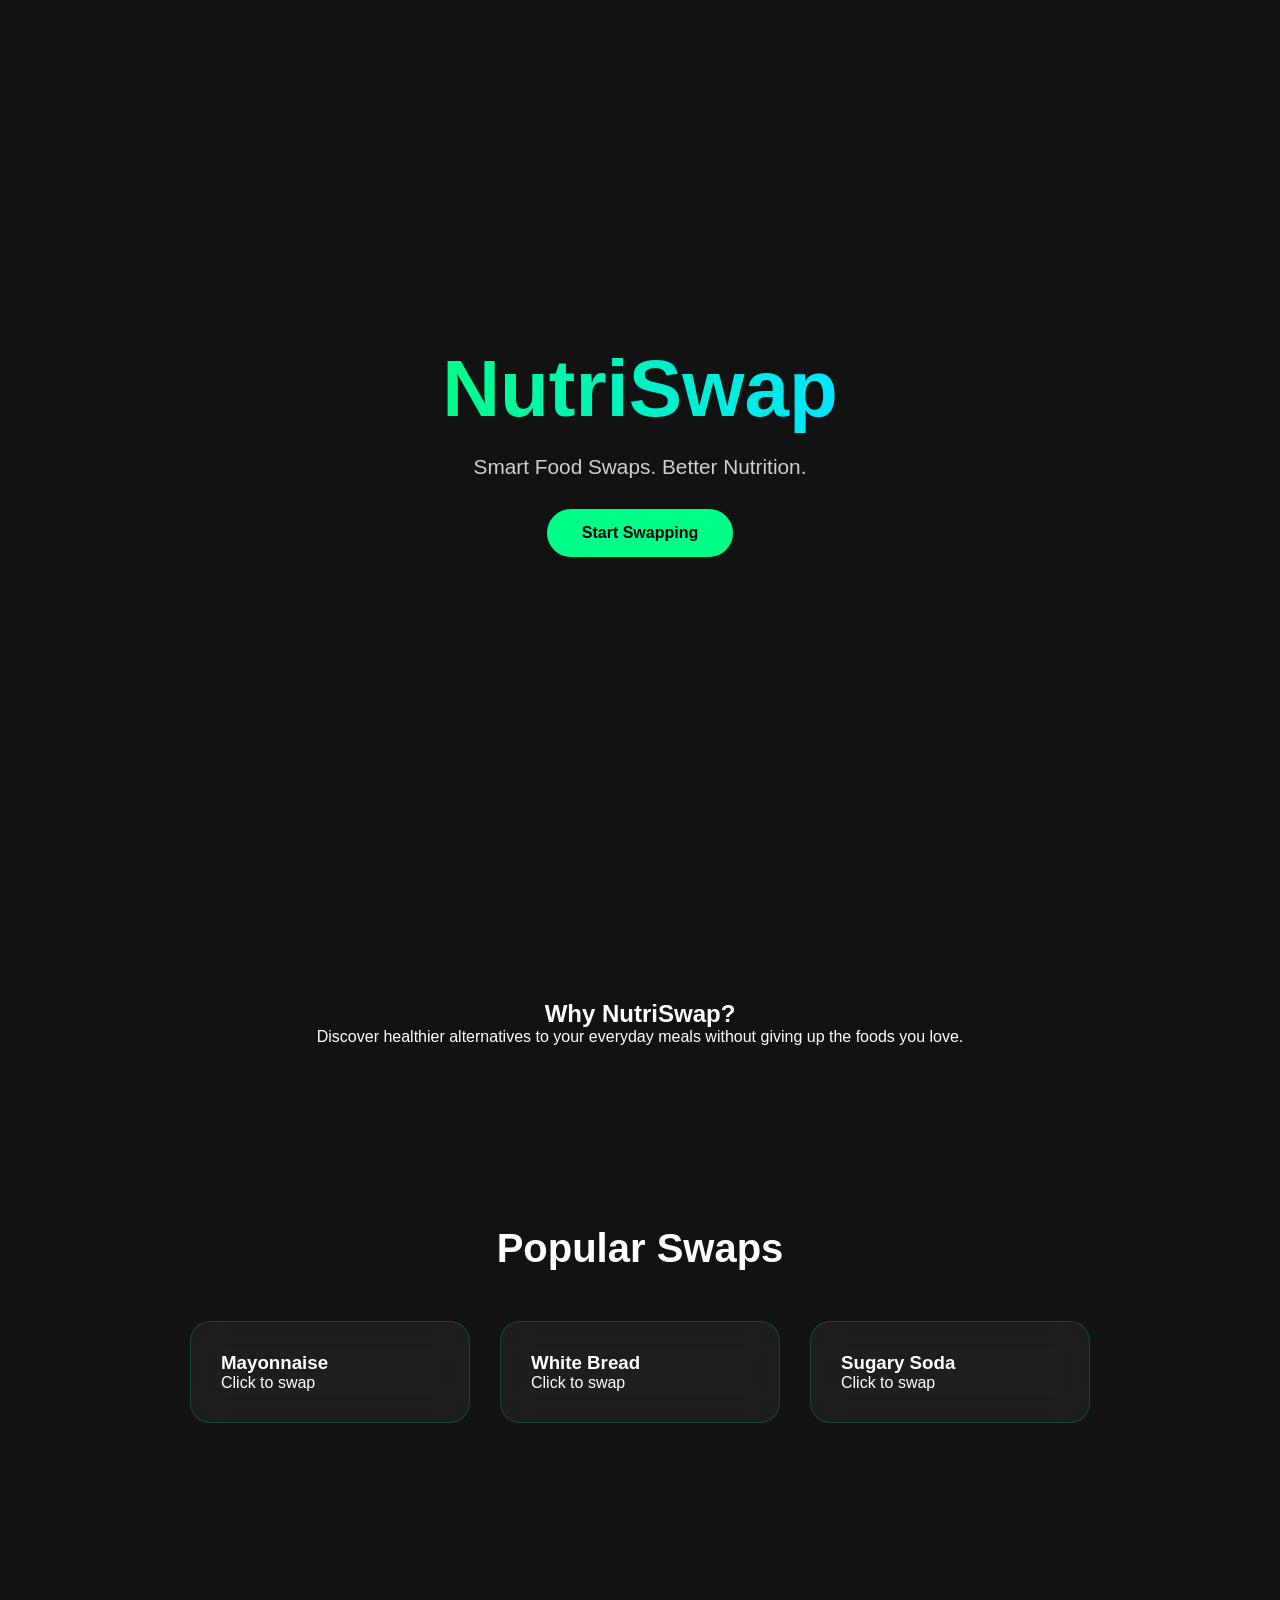
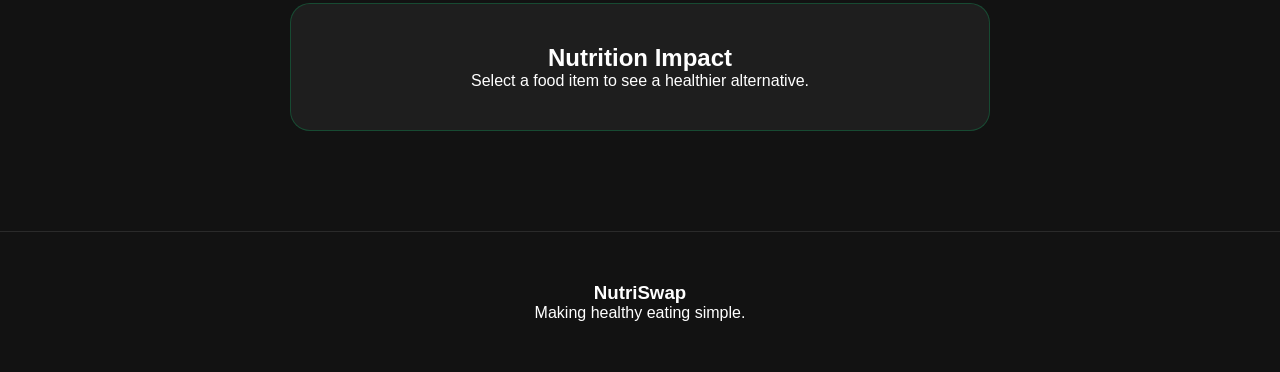
<file: nutriswap-project/index.html>
<!DOCTYPE html>
<html lang="en">

<head>
    <meta charset="UTF-8">
    <meta name="viewport" content="width=device-width, initial-scale=1.0">
    <title>NutriSwap</title>

    <link rel="stylesheet" href="styles.css">
</head>

<body>

    <header class="hero">

        <h1 class="hero-title">
            NutriSwap
        </h1>

        <p class="hero-subtitle">
            Smart Food Swaps. Better Nutrition.
        </p>

        <a href="#swaps" class="hero-btn" aria-label="Start swapping food alternatives">
            Start Swapping
        </a>

    </header>

    <section class="about">

        <h2>Why NutriSwap?</h2>

        <p>
            Discover healthier alternatives to your everyday meals
            without giving up the foods you love.
        </p>

    </section>

    <section id="swaps" class="swap-section">

        <h2>Popular Swaps</h2>

        <div class="card-container">

            <div class="swap-card"
                data-old="Mayonnaise"
                data-new="Greek Yogurt"
                data-protein="+10g Protein"
                data-calories="-90 Calories">

                <h3>Mayonnaise</h3>
                <p>Click to swap</p>

            </div>

            <div class="swap-card"
                data-old="White Bread"
                data-new="Sourdough Bread"
                data-protein="+4g Protein"
                data-calories="-40 Calories">

                <h3>White Bread</h3>
                <p>Click to swap</p>

            </div>

            <div class="swap-card"
                data-old="Sugary Soda"
                data-new="Sparkling Water"
                data-protein="0g Sugar"
                data-calories="-150 Calories">

                <h3>Sugary Soda</h3>
                <p>Click to swap</p>

            </div>

        </div>

    </section>

    <section class="results">

        <div class="results-box">

            <h2>Nutrition Impact</h2>

            <div id="swapResult">

                <p>Select a food item to see a healthier alternative.</p>

            </div>

        </div>

    </section>

    <footer>

        <h3>NutriSwap</h3>

        <p>
            Making healthy eating simple.
        </p>

    </footer>

    <script src="main.js"></script>

</body>
</html>
</file>
<file: nutriswap-project/styles.css>
/* ============ CSS Variables ============ */
:root {
  --primary-color: #00ff88;
  --secondary-color: #00e5ff;
  --bg-dark: #121212;
  --text-primary: white;
  --text-secondary: rgba(255, 255, 255, 0.8);
  --glass-bg: rgba(255, 255, 255, 0.05);
  --transition: 0.3s ease;
}

/* ============ Global Styles ============ */
* {
  margin: 0;
  padding: 0;
  box-sizing: border-box;
}

html {
  scroll-behavior: smooth;
}

body {
  font-family: Arial, sans-serif;
  background: var(--bg-dark);
  color: var(--text-primary);
  overflow-x: hidden;
}

/* ============ Hero Section ============ */
.hero {
  height: 100vh;
  display: flex;
  flex-direction: column;
  justify-content: center;
  align-items: center;
  text-align: center;
  padding: 20px;
}

.hero-title {
  font-size: clamp(2rem, 8vw, 5rem);
  background: linear-gradient(90deg, var(--primary-color), var(--secondary-color));
  -webkit-background-clip: text;
  background-clip: text;
  -webkit-text-fill-color: transparent;
  animation: slideIn 1s ease;
}

.hero-subtitle {
  margin-top: 20px;
  font-size: clamp(1rem, 3vw, 1.3rem);
  opacity: 0.8;
}

.hero-btn {
  margin-top: 30px;
  padding: 15px 35px;
  background: var(--primary-color);
  color: black;
  border: none;
  border-radius: 50px;
  text-decoration: none;
  font-weight: bold;
  cursor: pointer;
  transition: var(--transition);
}

.hero-btn:hover {
  transform: scale(1.05);
}

.hero-btn:focus-visible {
  outline: 2px solid var(--secondary-color);
  outline-offset: 2px;
}

/* ============ About Section ============ */
.about {
  padding: clamp(60px, 10vw, 100px) 10%;
  text-align: center;
}

/* ============ Swap Section ============ */
.swap-section {
  padding: clamp(60px, 10vw, 80px) 10%;
}

.swap-section h2 {
  text-align: center;
  margin-bottom: 50px;
  font-size: clamp(1.5rem, 5vw, 2.5rem);
}

.card-container {
  display: flex;
  justify-content: center;
  gap: 30px;
  flex-wrap: wrap;
}

.swap-card {
  width: 280px;
  padding: 30px;
  border: 1px solid rgba(0, 255, 136, 0.2);
  border-radius: 20px;
  background: var(--glass-bg);
  backdrop-filter: blur(15px);
  cursor: pointer;
  transition: var(--transition);
}

.swap-card:hover {
  transform: translateY(-10px);
  box-shadow: 0 20px 40px rgba(0, 255, 136, 0.2);
  border-color: rgba(0, 255, 136, 0.4);
}

.swap-card:focus-visible {
  outline: 2px solid var(--secondary-color);
  outline-offset: 2px;
}

/* ============ Results Section ============ */
.results {
  padding: clamp(60px, 10vw, 100px) 10%;
  display: flex;
  justify-content: center;
}

.results-box {
  width: 100%;
  max-width: 700px;
  padding: 40px;
  background: var(--glass-bg);
  border: 1px solid rgba(0, 255, 136, 0.2);
  border-radius: 20px;
  text-align: center;
}

/* ============ Footer ============ */
footer {
  padding: 50px;
  text-align: center;
  border-top: 1px solid rgba(255, 255, 255, 0.1);
}

/* ============ Animations ============ */
@keyframes slideIn {
  from {
    opacity: 0;
    transform: translateY(-50px);
  }
  to {
    opacity: 1;
    transform: translateY(0);
  }
}

/* ============ Responsive Design ============ */
@media (max-width: 768px) {
  .hero-title {
    font-size: 2.5rem;
  }

  .card-container {
    flex-direction: column;
    align-items: center;
  }

  .results-box {
    padding: 20px;
  }
}

@media (max-width: 480px) {
  .hero {
    padding: 10px;
  }

  .swap-card {
    width: 100%;
    max-width: 300px;
  }
}
</file>
